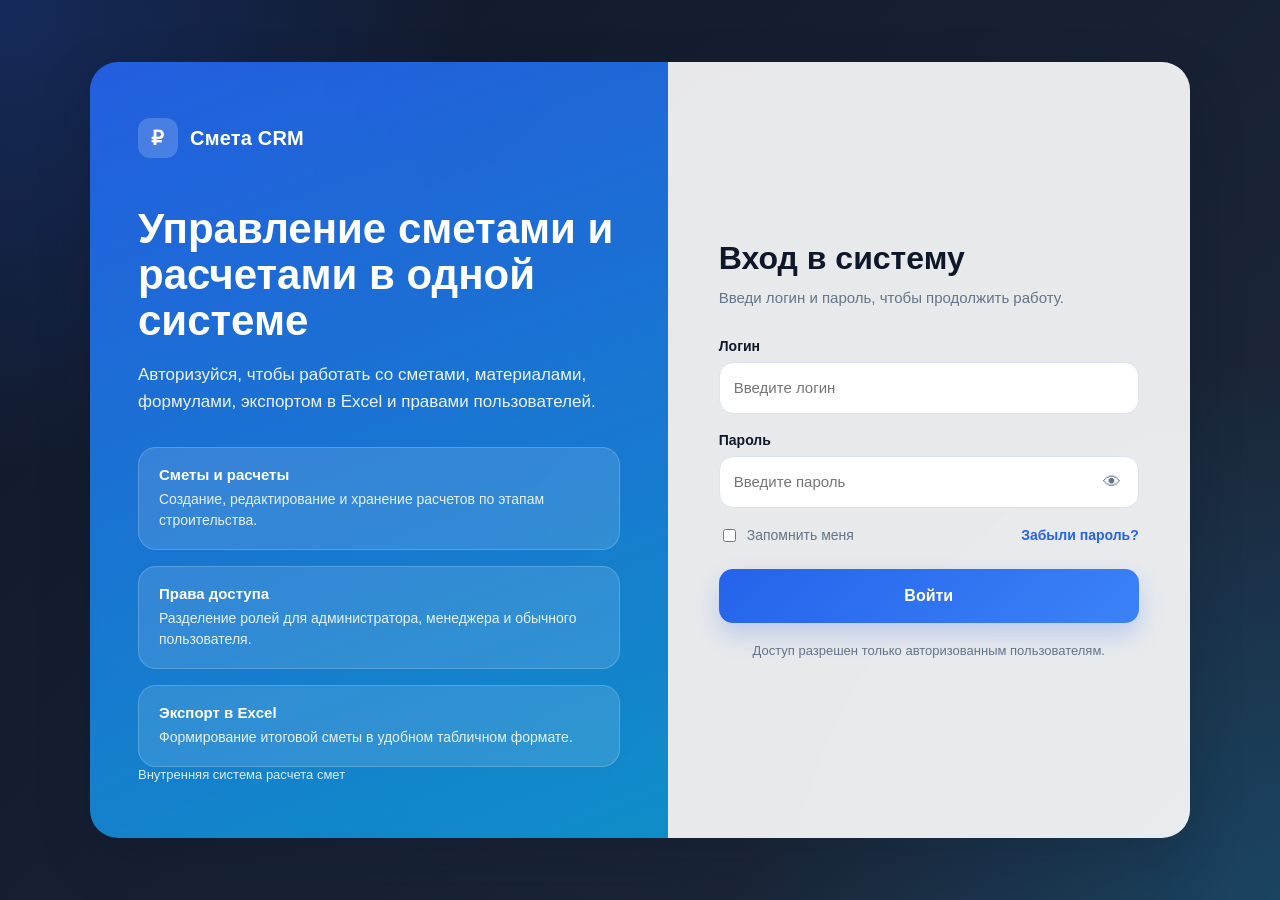
<file: src/main/resources/static/login.html>
<!DOCTYPE html>
<html lang="ru">
<head>
    <meta charset="UTF-8" />
    <meta name="viewport" content="width=device-width, initial-scale=1" />
    <title>Авторизация</title>
    <style>
        * {
            box-sizing: border-box;
        }

        :root {
            --bg-1: #0f172a;
            --bg-2: #1e293b;
            --card: rgba(255, 255, 255, 0.9);
            --text: #0f172a;
            --muted: #64748b;
            --primary: #2563eb;
            --primary-hover: #1d4ed8;
            --border: #dbe3ef;
            --danger-bg: #fee2e2;
            --danger-text: #b91c1c;
            --success-bg: #dcfce7;
            --success-text: #166534;
            --shadow: 0 20px 50px rgba(15, 23, 42, 0.25);
        }

        body {
            margin: 0;
            font-family: Inter, Arial, sans-serif;
            min-height: 100vh;
            background:
                    radial-gradient(circle at top left, rgba(37, 99, 235, 0.25), transparent 30%),
                    radial-gradient(circle at bottom right, rgba(14, 165, 233, 0.22), transparent 35%),
                    linear-gradient(135deg, var(--bg-1), var(--bg-2));
            display: flex;
            align-items: center;
            justify-content: center;
            padding: 24px;
        }

        .login-shell {
            width: 100%;
            max-width: 1100px;
            display: grid;
            grid-template-columns: 1.05fr 0.95fr;
            border-radius: 28px;
            overflow: hidden;
            box-shadow: var(--shadow);
            backdrop-filter: blur(8px);
        }

        .login-info {
            padding: 56px 48px;
            color: #fff;
            background:
                    linear-gradient(160deg, rgba(37, 99, 235, 0.92), rgba(14, 165, 233, 0.82));
            display: flex;
            flex-direction: column;
            justify-content: space-between;
            min-height: 680px;
        }

        .brand {
            display: inline-flex;
            align-items: center;
            gap: 12px;
            font-weight: 700;
            font-size: 20px;
            letter-spacing: 0.2px;
        }

        .brand-badge {
            width: 40px;
            height: 40px;
            border-radius: 12px;
            background: rgba(255, 255, 255, 0.18);
            display: flex;
            align-items: center;
            justify-content: center;
            font-size: 20px;
        }

        .hero h1 {
            margin: 0 0 16px;
            font-size: 42px;
            line-height: 1.1;
        }

        .hero p {
            margin: 0;
            max-width: 480px;
            font-size: 17px;
            line-height: 1.6;
            color: rgba(255, 255, 255, 0.92);
        }

        .features {
            display: grid;
            gap: 16px;
            margin-top: 32px;
        }

        .feature {
            padding: 18px 20px;
            border-radius: 18px;
            background: rgba(255, 255, 255, 0.12);
            border: 1px solid rgba(255, 255, 255, 0.18);
        }

        .feature-title {
            font-size: 15px;
            font-weight: 700;
            margin-bottom: 6px;
        }

        .feature-text {
            font-size: 14px;
            line-height: 1.5;
            color: rgba(255, 255, 255, 0.88);
        }

        .login-card {
            background: var(--card);
            padding: 48px 40px;
            display: flex;
            align-items: center;
            justify-content: center;
        }

        .login-card-inner {
            width: 100%;
            max-width: 420px;
        }

        .login-card h2 {
            margin: 0 0 10px;
            color: var(--text);
            font-size: 32px;
        }

        .login-subtitle {
            margin: 0 0 28px;
            color: var(--muted);
            font-size: 15px;
            line-height: 1.5;
        }

        .alert {
            display: none;
            margin-bottom: 18px;
            padding: 14px 16px;
            border-radius: 14px;
            font-size: 14px;
            line-height: 1.45;
        }

        .alert-error {
            background: var(--danger-bg);
            color: var(--danger-text);
        }

        .alert-success {
            background: var(--success-bg);
            color: var(--success-text);
        }

        .field {
            margin-bottom: 18px;
        }

        .field label {
            display: block;
            margin-bottom: 8px;
            font-size: 14px;
            font-weight: 600;
            color: var(--text);
        }

        .input-wrap {
            position: relative;
        }

        .input {
            width: 100%;
            height: 52px;
            padding: 0 14px;
            border: 1px solid var(--border);
            border-radius: 14px;
            background: #fff;
            font-size: 15px;
            outline: none;
            transition: 0.2s ease;
        }

        .input:focus {
            border-color: #93c5fd;
            box-shadow: 0 0 0 4px rgba(37, 99, 235, 0.12);
        }

        .password-input {
            padding-right: 54px;
        }

        .toggle-password {
            position: absolute;
            top: 50%;
            right: 12px;
            transform: translateY(-50%);
            border: none;
            background: transparent;
            cursor: pointer;
            color: var(--muted);
            font-size: 18px;
            padding: 4px 6px;
        }

        .row {
            margin: 6px 0 24px;
            display: flex;
            align-items: center;
            justify-content: space-between;
            gap: 16px;
            font-size: 14px;
        }

        .checkbox {
            display: inline-flex;
            align-items: center;
            gap: 8px;
            color: var(--muted);
        }

        .checkbox input {
            accent-color: var(--primary);
        }

        .link {
            color: var(--primary);
            text-decoration: none;
            font-weight: 600;
        }

        .link:hover {
            text-decoration: underline;
        }

        .submit-btn {
            width: 100%;
            height: 54px;
            border: none;
            border-radius: 14px;
            background: linear-gradient(135deg, var(--primary), #3b82f6);
            color: #fff;
            font-size: 16px;
            font-weight: 700;
            cursor: pointer;
            transition: 0.2s ease;
            box-shadow: 0 12px 24px rgba(37, 99, 235, 0.22);
        }

        .submit-btn:hover {
            background: linear-gradient(135deg, var(--primary-hover), #2563eb);
            transform: translateY(-1px);
        }

        .footer-note {
            margin-top: 18px;
            text-align: center;
            color: var(--muted);
            font-size: 13px;
            line-height: 1.5;
        }

        @media (max-width: 920px) {
            .login-shell {
                grid-template-columns: 1fr;
            }

            .login-info {
                min-height: auto;
                padding: 36px 28px;
            }

            .hero h1 {
                font-size: 32px;
            }

            .login-card {
                padding: 32px 22px;
            }
        }

        @media (max-width: 560px) {
            .row {
                flex-direction: column;
                align-items: flex-start;
            }

            .hero h1 {
                font-size: 28px;
            }

            .login-card h2 {
                font-size: 26px;
            }
        }
    </style>
</head>
<body>
<div class="login-shell">
    <section class="login-info">
        <div>
            <div class="brand">
                <div class="brand-badge">₽</div>
                <div>Смета CRM</div>
            </div>

            <div class="hero" style="margin-top: 48px;">
                <h1>Управление сметами и расчетами в одной системе</h1>
                <p>
                    Авторизуйся, чтобы работать со сметами, материалами, формулами,
                    экспортом в Excel и правами пользователей.
                </p>

                <div class="features">
                    <div class="feature">
                        <div class="feature-title">Сметы и расчеты</div>
                        <div class="feature-text">Создание, редактирование и хранение расчетов по этапам строительства.</div>
                    </div>
                    <div class="feature">
                        <div class="feature-title">Права доступа</div>
                        <div class="feature-text">Разделение ролей для администратора, менеджера и обычного пользователя.</div>
                    </div>
                    <div class="feature">
                        <div class="feature-title">Экспорт в Excel</div>
                        <div class="feature-text">Формирование итоговой сметы в удобном табличном формате.</div>
                    </div>
                </div>
            </div>
        </div>

        <div style="font-size: 13px; color: rgba(255,255,255,0.85);">
            Внутренняя система расчета смет
        </div>
    </section>

    <section class="login-card">
        <div class="login-card-inner">
            <h2>Вход в систему</h2>
            <p class="login-subtitle">
                Введи логин и пароль, чтобы продолжить работу.
            </p>

            <div id="errorAlert" class="alert alert-error">
                Неверный логин или пароль. Попробуй еще раз.
            </div>

            <div id="logoutAlert" class="alert alert-success">
                Вы успешно вышли из системы.
            </div>

            <form action="/login" method="post">
                <div class="field">
                    <label for="username">Логин</label>
                    <div class="input-wrap">
                        <input
                                class="input"
                                type="text"
                                id="username"
                                name="username"
                                placeholder="Введите логин"
                                required
                                autocomplete="username"
                        />
                    </div>
                </div>

                <div class="field">
                    <label for="password">Пароль</label>
                    <div class="input-wrap">
                        <input
                                class="input password-input"
                                type="password"
                                id="password"
                                name="password"
                                placeholder="Введите пароль"
                                required
                                autocomplete="current-password"
                        />
                        <button type="button" class="toggle-password" id="togglePassword">👁</button>
                    </div>
                </div>

                <div class="row">
                    <label class="checkbox">
                        <input type="checkbox" name="remember-me" />
                        <span>Запомнить меня</span>
                    </label>

                    <a class="link" href="#">Забыли пароль?</a>
                </div>

                <button class="submit-btn" type="submit">Войти</button>
            </form>

            <div class="footer-note">
                Доступ разрешен только авторизованным пользователям.
            </div>
        </div>
    </section>
</div>

<script>
    const togglePasswordBtn = document.getElementById('togglePassword');
    const passwordInput = document.getElementById('password');

    togglePasswordBtn.addEventListener('click', () => {
        const isPassword = passwordInput.type === 'password';
        passwordInput.type = isPassword ? 'text' : 'password';
        togglePasswordBtn.textContent = isPassword ? '🙈' : '👁';
    });

    const params = new URLSearchParams(window.location.search);

    if (params.has('error')) {
        document.getElementById('errorAlert').style.display = 'block';
    }

    if (params.has('logout')) {
        document.getElementById('logoutAlert').style.display = 'block';
    }
</script>
</body>
</html>
</file>
